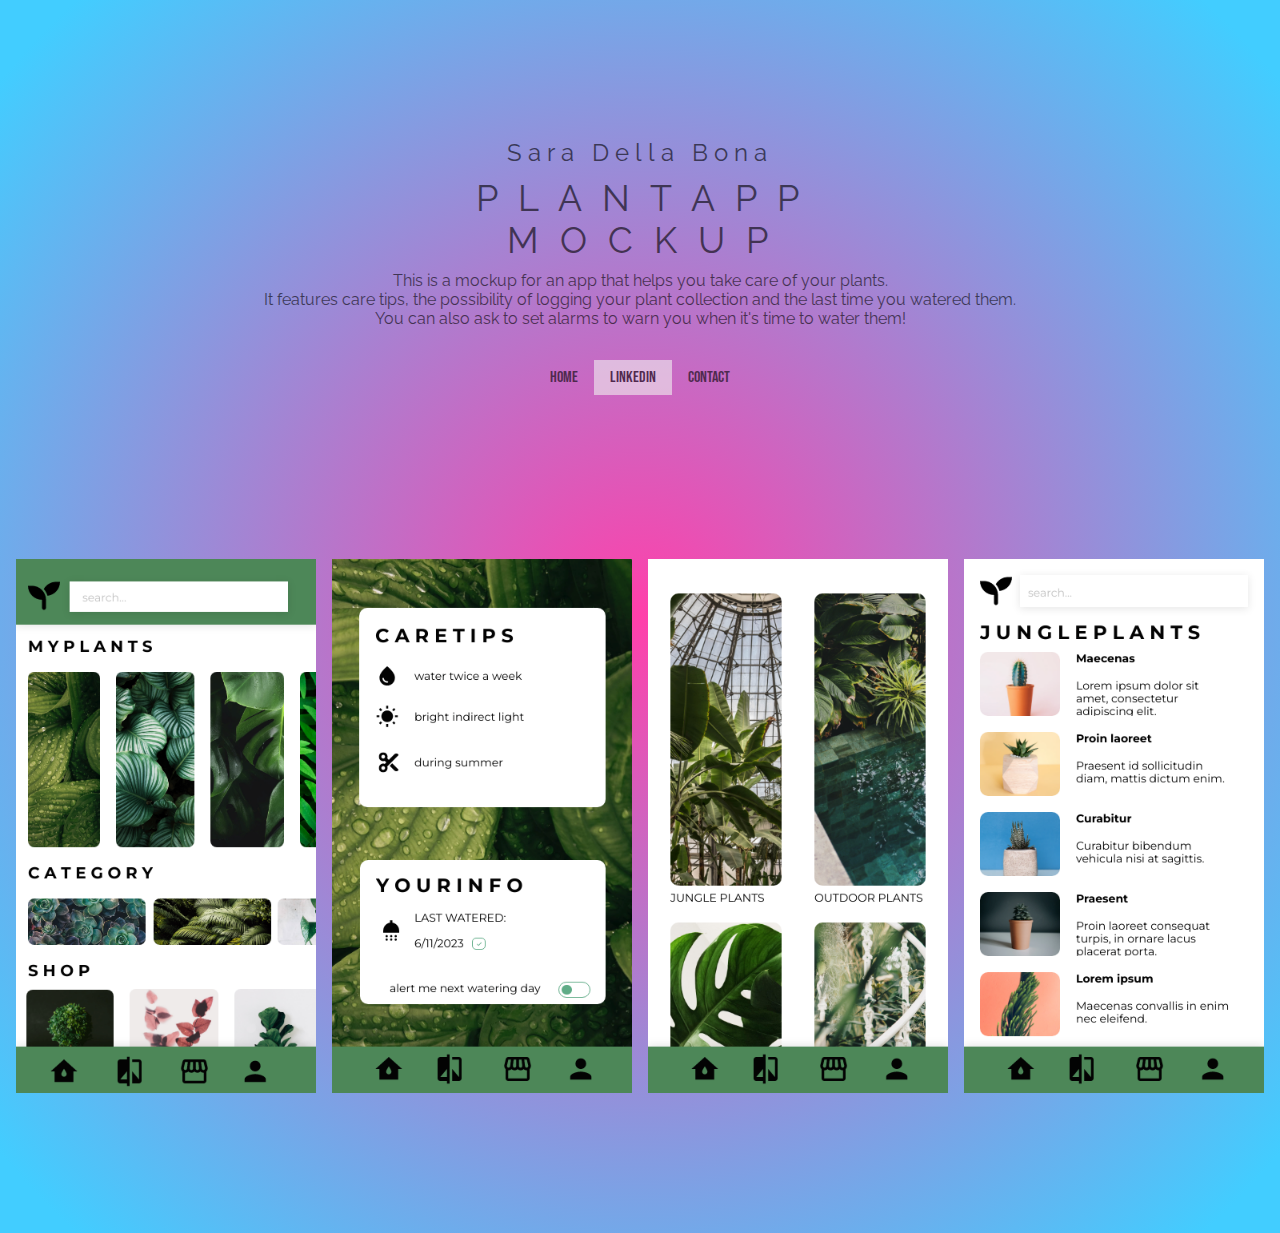
<file: plantapp.html>
<!DOCTYPE html>
<html>
<head>
<title>P L A N T A P P</title>
<meta charset="UTF-8">
<meta name="viewport" content="width=device-width, initial-scale=1">
<link rel="stylesheet" href="styles.css">
<link rel="stylesheet" href="https://fonts.googleapis.com/css?family=Raleway">
<link rel="stylesheet" href="https://cdnjs.cloudflare.com/ajax/libs/font-awesome/4.7.0/css/font-awesome.min.css">
<link rel="shortcut icon" type="image/x-icon" href="planticon.ico?">
<style>
body,h1 {font-family: "Raleway", Arial, sans-serif}
h1 {letter-spacing: 6px}
.row-padding img {margin-bottom: 12px}
</style>
</head>
<body>

<!-- !PAGE CONTENT! -->
<div class="content" style="max-width:1500px">

<!-- Header -->
<header class="panel center opacity" style="padding:128px 16px">
  <h1 class="xlarge">Sara Della Bona</h1>
  <h1>P L A N T A P P<br>M O C K U P</h1>
  This is a mockup for an app that helps you take care of your plants.<br>
  It features care tips, the possibility of logging your plant collection and the last time you watered them.<br>
  You can also ask to set alarms to warn you when it's time to water them!
  
  <div class="padding-32">
    <div class="bar border">
      <a href="/index.html" class="bar-item button">Home</a>
      <a href="https://www.linkedin.com/in/dellabonasara/" class="bar-item button light-grey">Linkedin</a>
      <a href="index.html/#contact" class="bar-item button">Contact</a>
    </div>
  </div>
</header>

<!-- Photo Grid -->
<div class="row-padding" style="margin-bottom:128px">
  <div class="quarter">
    <img src="img/plant1.png" style="width:100%">
  </div>
  <div class="quarter">    
    <img src="img/plant2.png" style="width:100%">
  </div>  
  <div class="quarter">    
    <img src="img/plant3.png" style="width:100%">
  </div>  
  <div class="quarter">    
    <img src="img/plant4.png" style="width:100%">
  </div>
</div>
  
<!-- End Page Content -->
</div>

</body>
</html>
</file>
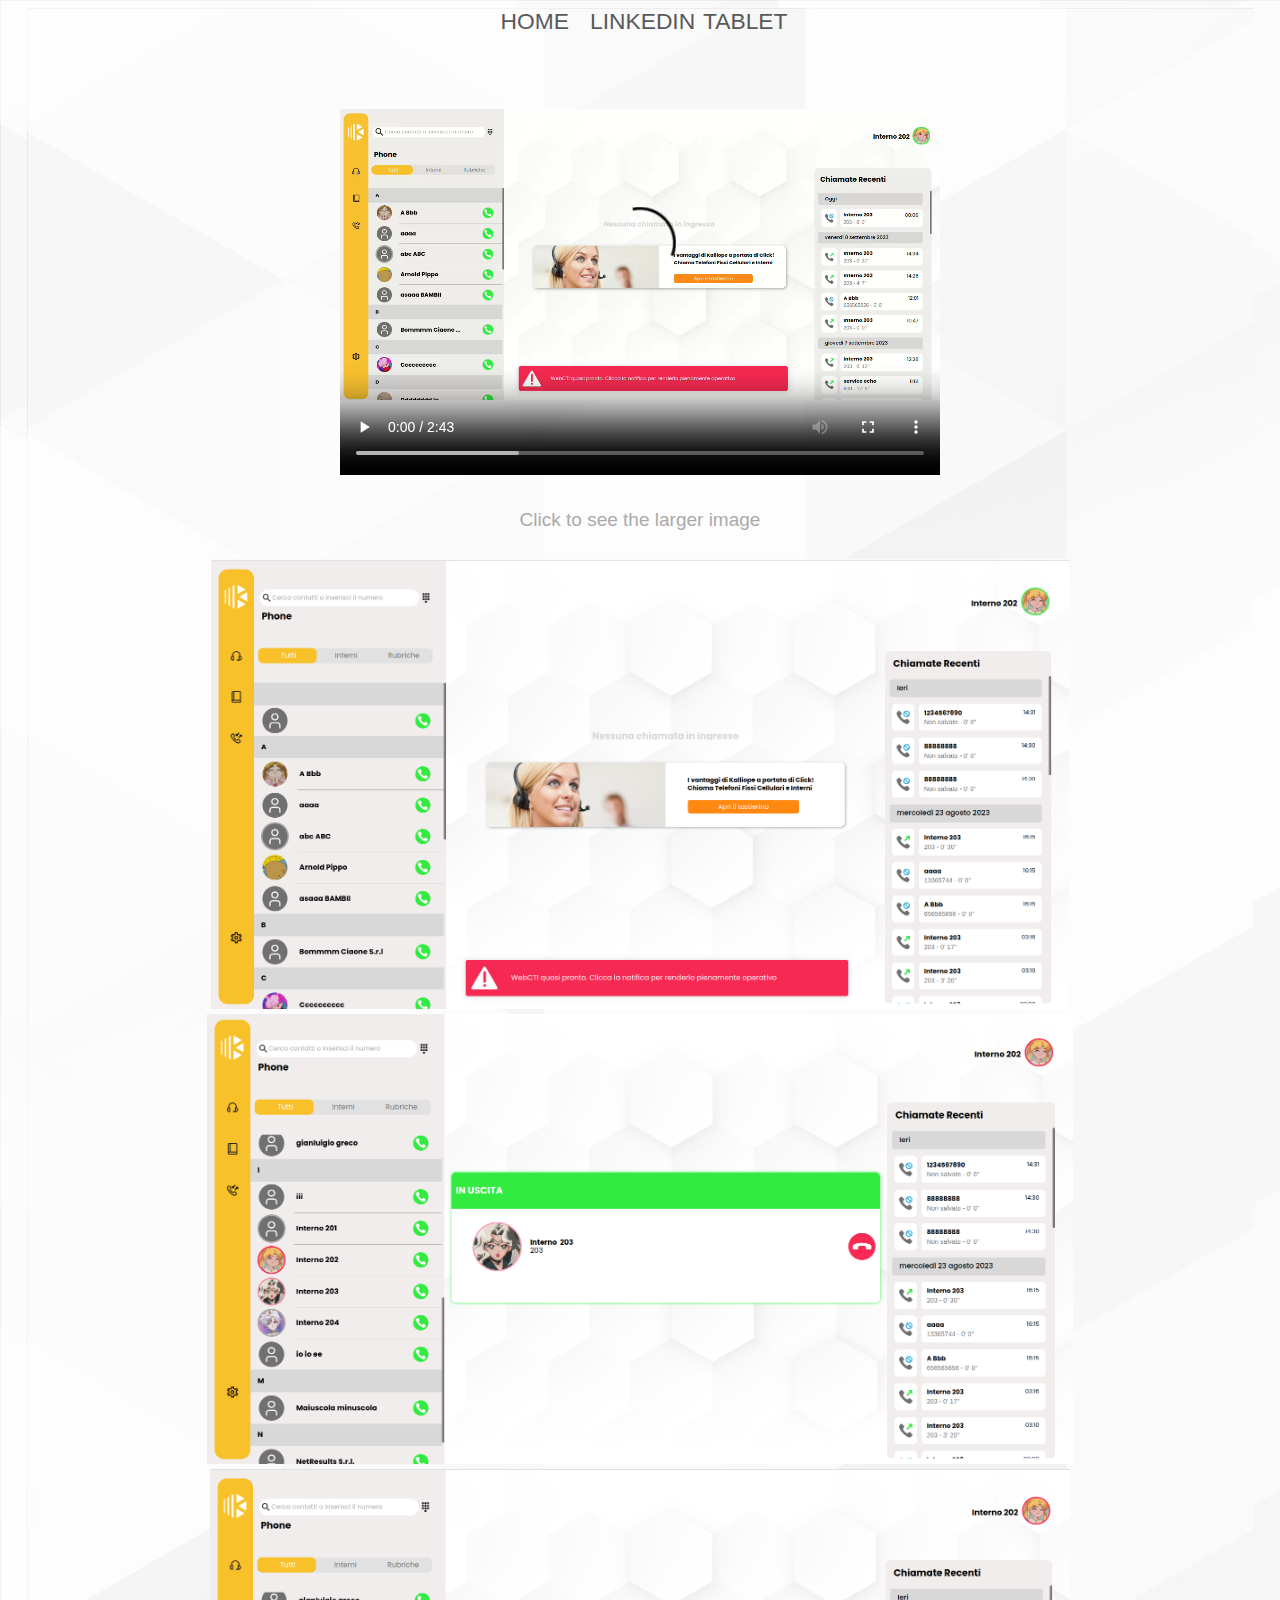
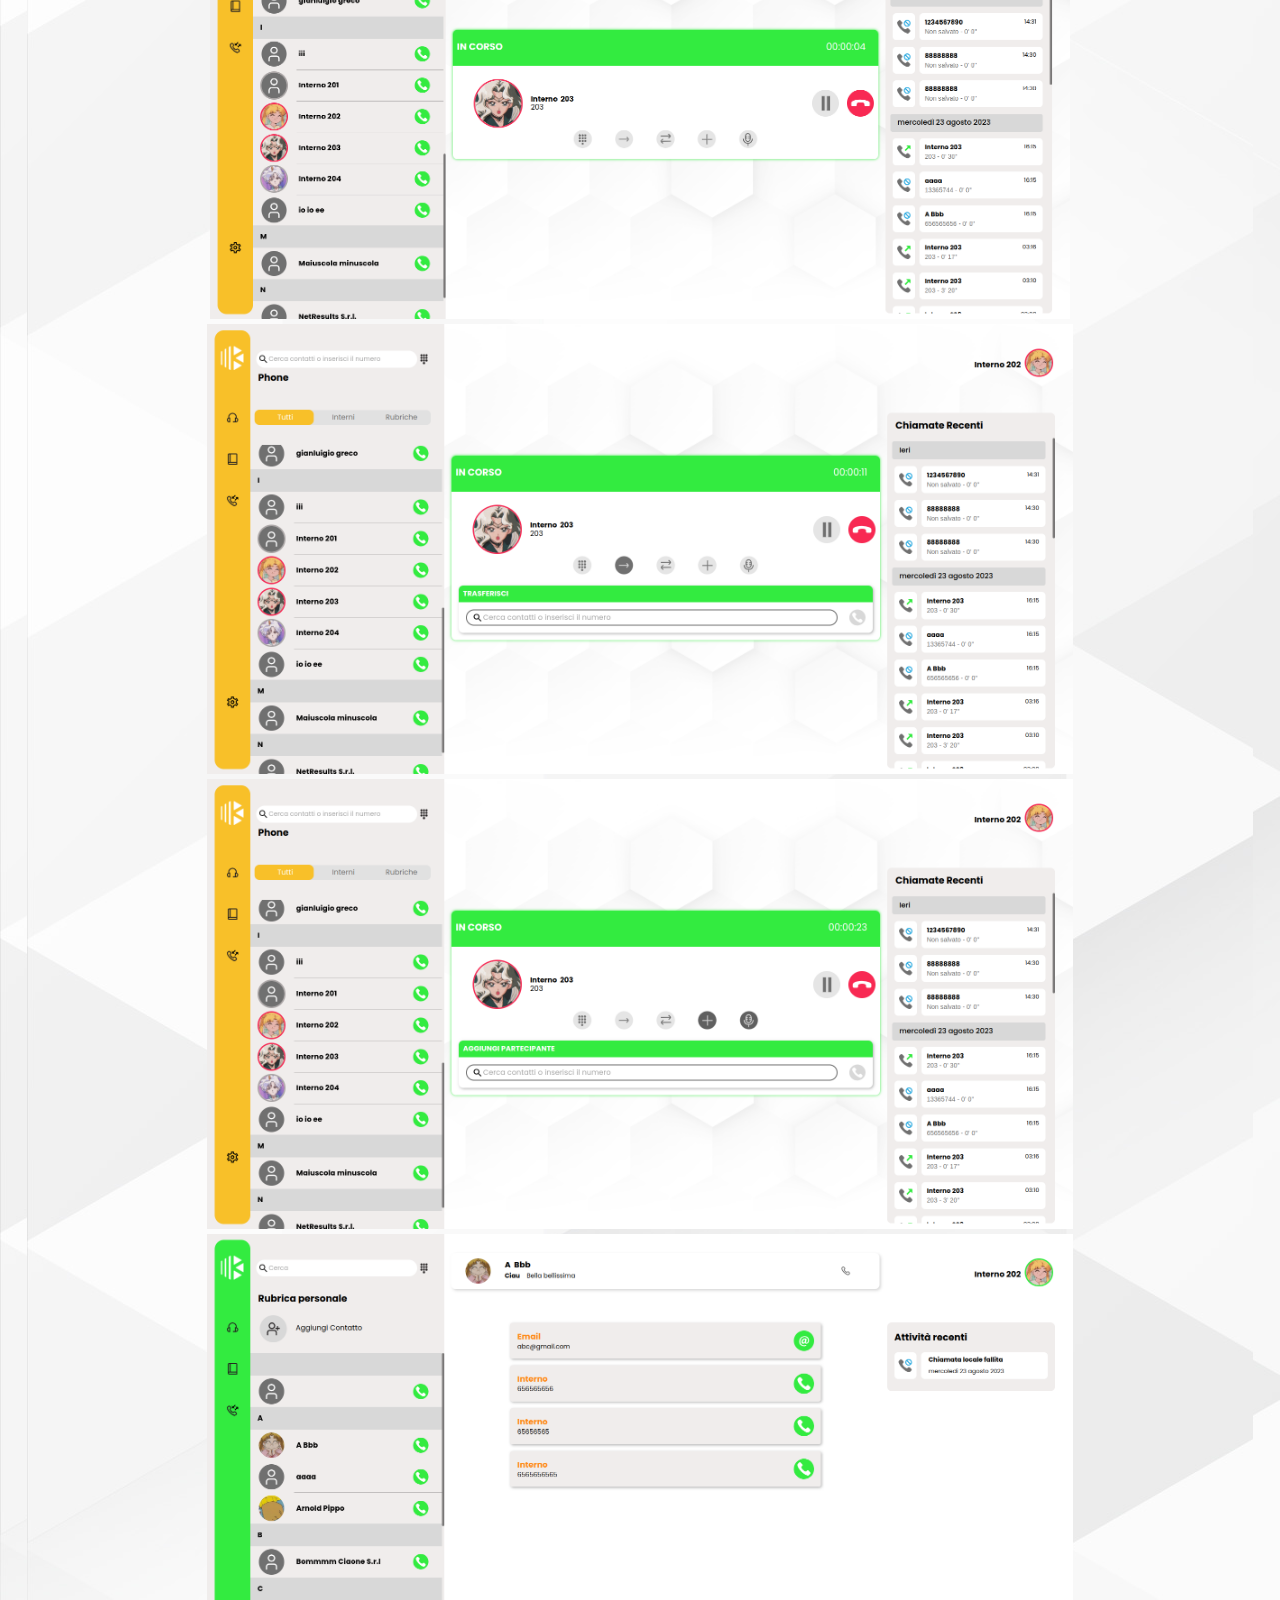
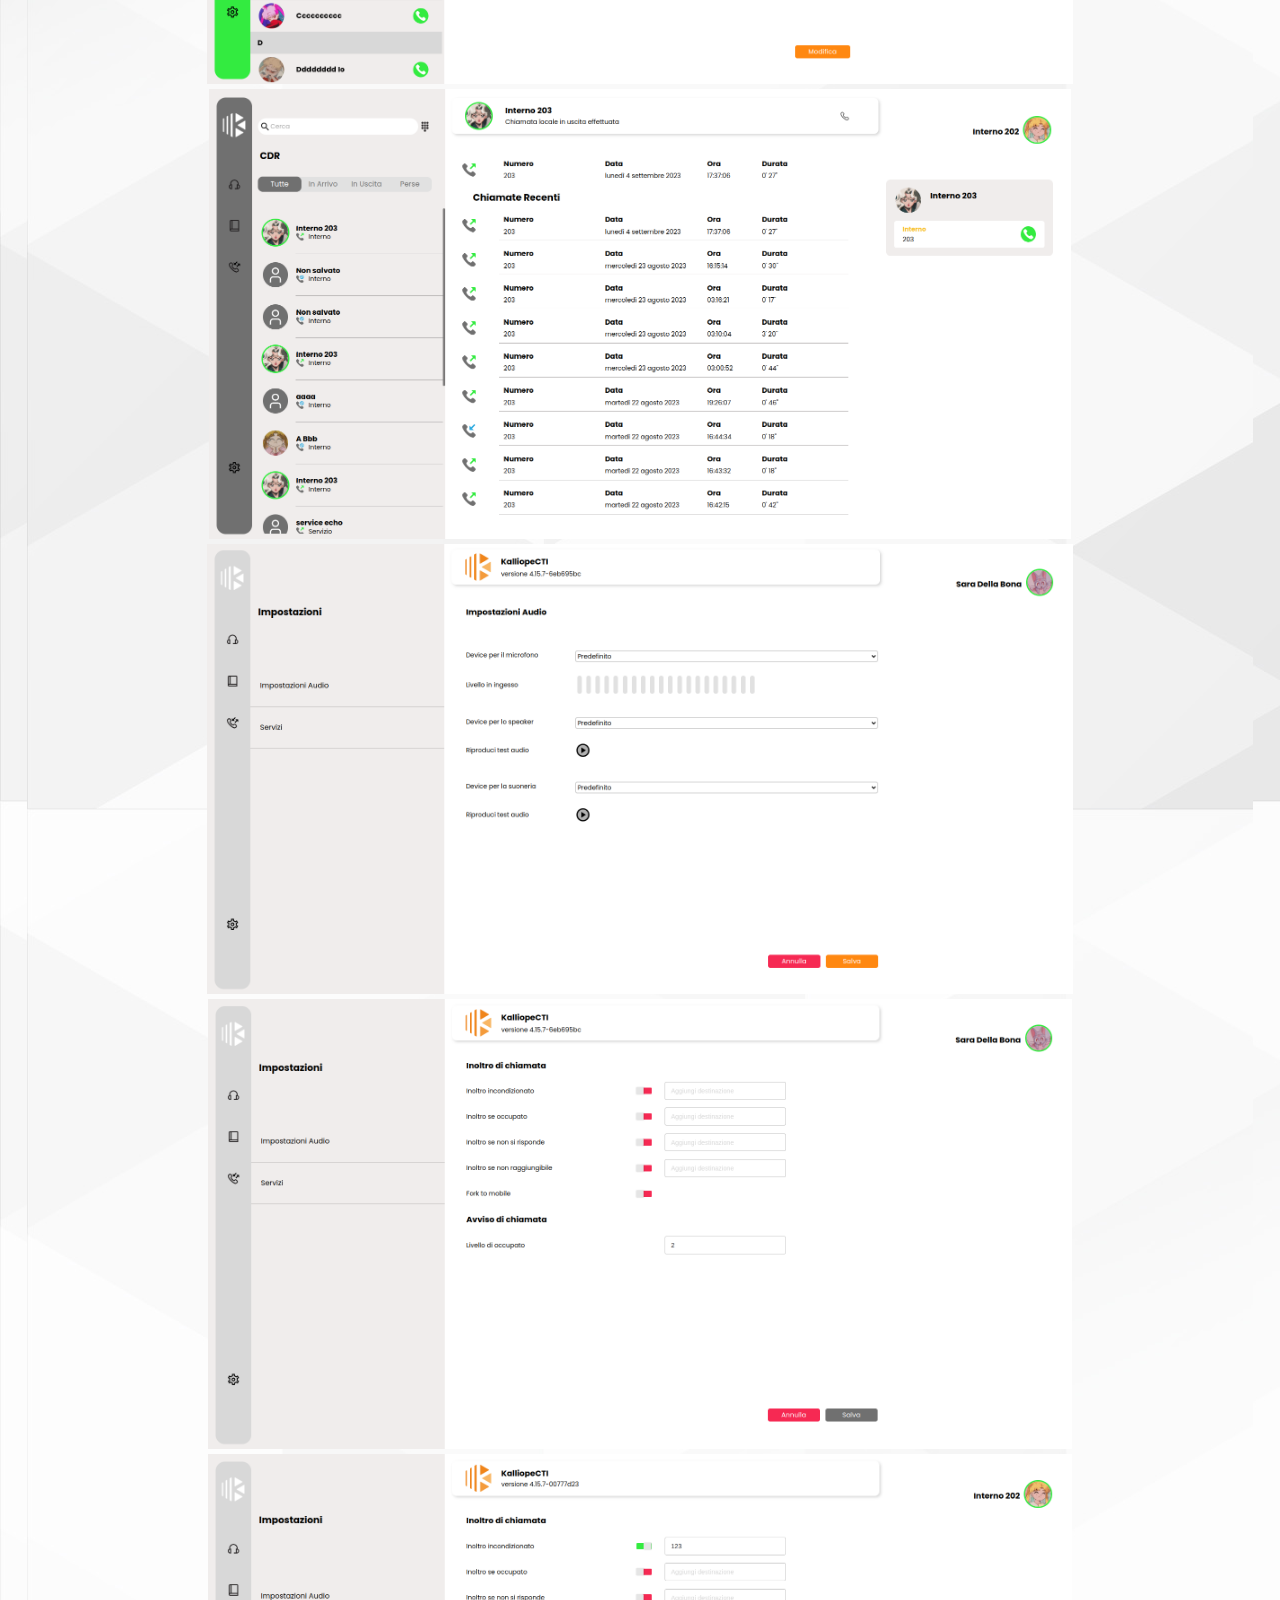
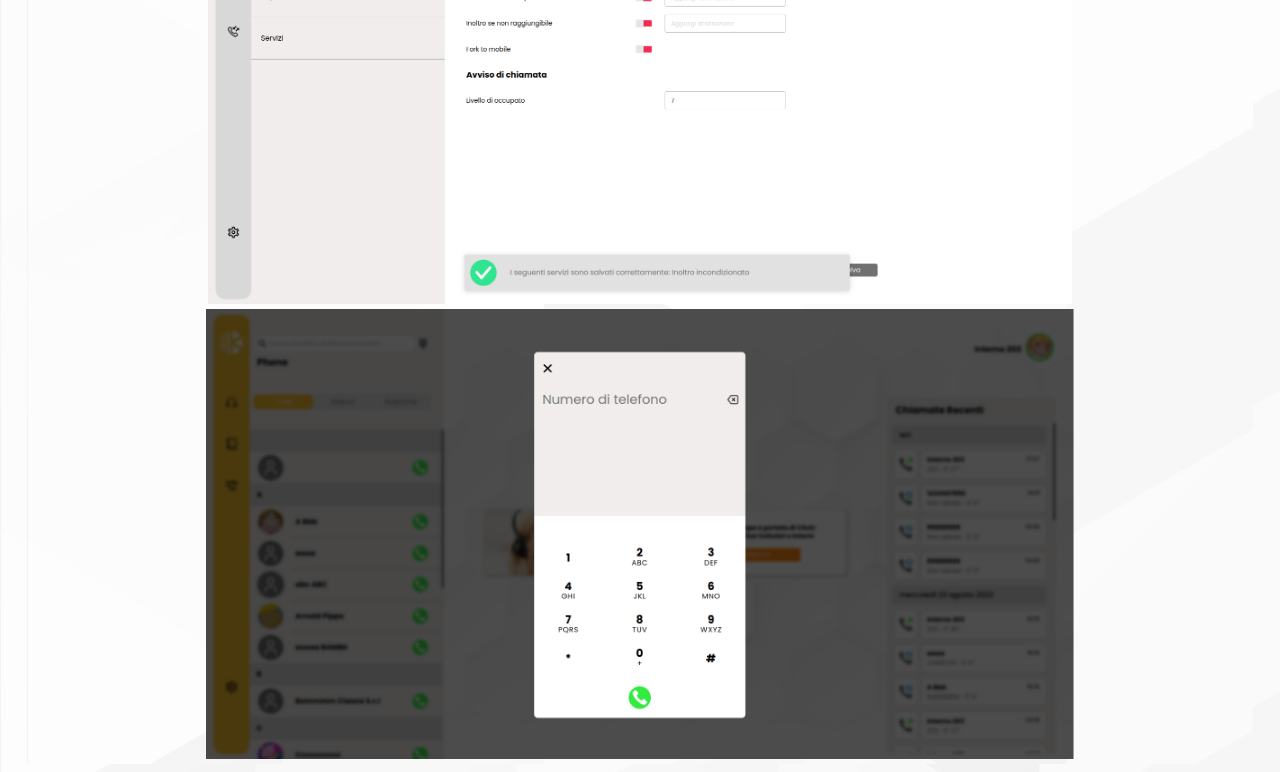
<file: webctiproject.html>
<!DOCTYPE html>
<html>
<head>
<title>Desktop webCTI</title>
<meta charset="UTF-8">
<meta name="viewport" content="width=device-width, initial-scale=1">
<link rel="stylesheet" href="webctistyle.css">
<link rel="shortcut icon" type="image/x-icon" href="planticon.ico?">
</head>
<body>
  <nav class="navMenu">
    <a href="https://dbsara.github.io/">Home</a>
    <a href="https://www.linkedin.com/in/dellabonasara/">Linkedin</a>
    <a href="tabletwebctiproject.html">Tablet</a>
  </nav>
  <video width="600" height="440" controls>
    <source src="img/Video del 13-09-2023 11_49_55.webm" type="video/webm">
  Your browser does not support the video tag.
  </video>
  <!-- Lightbox usage markup -->
  <link href="https://fonts.googleapis.com/css?family=Raleway:200,100,400" rel="stylesheet" type="text/css" />
  <p>Click to see the larger image</p>
  
  <!-- thumbnail image wrapped in a link -->

  <a href="#img1">
    <img src="img/webcti01.png">
  </a>
  <a href="#img2">
    <img src="img/webcti02.png">
  </a>
  <a href="#img3">
    <img src="img/webcti03.png">
  </a>
  <a href="#img4">
    <img src="img/webcti04.png">
  </a>
  <a href="#img5">
    <img src="img/webcti05.png">
  </a>
  <a href="#img6">
    <img src="img/webcti06.png">
  </a>
  <a href="#img7">
    <img src="img/webcti07.png">
  </a>
  <a href="#img8">
    <img src="img/webcti08.png">
  </a>
  <a href="#img9">
    <img src="img/webcti09.png">
  </a>
  <a href="#img10">
    <img src="img/webcti10.png">
  </a>
  <a href="#img11">
    <img src="img/webcti11.png">
  </a>
  
  <!-- lightbox container hidden with CSS -->
  <a href="#" class="lightbox" id="img1">
    <span style="background-image: url('img/webcti01.png')"></span>
  </a>
  <a href="#" class="lightbox" id="img2">
    <span style="background-image: url('img/webcti02.png')"></span>
  </a>
  <a href="#" class="lightbox" id="img3">
    <span style="background-image: url('img/webcti03.png')"></span>
  </a>
  <a href="#" class="lightbox" id="img4">
    <span style="background-image: url('img/webcti04.png')"></span>
  </a>
  <a href="#" class="lightbox" id="img5">
    <span style="background-image: url('img/webcti05.png')"></span>
  </a>
  <a href="#" class="lightbox" id="img6">
    <span style="background-image: url('img/webcti06.png')"></span>
  </a>
  <a href="#" class="lightbox" id="img7">
    <span style="background-image: url('img/webcti07.png')"></span>
  </a>
  <a href="#" class="lightbox" id="img8">
    <span style="background-image: url('img/webcti08.png')"></span>
  </a>
  <a href="#" class="lightbox" id="img9">
    <span style="background-image: url('img/webcti09.png')"></span>
  </a>
  <a href="#" class="lightbox" id="img10">
    <span style="background-image: url('img/webcti10.png')"></span>
  </a>
  <a href="#" class="lightbox" id="img11">
    <span style="background-image: url('img/webcti11.png')"></span>
  </a>
  
</body>
</html>
</file>
<file: styles.css>
@import url('https://fonts.googleapis.com/css2?family=Bebas+Neue&display=swap');
@import url('https://fonts.googleapis.com/css?family=Montserrat');

html {
    box-sizing: border-box
}

*,
*:before,
*:after {
    box-sizing: inherit
}
.cards {
    display: flex;    
    flex-wrap: wrap;
    flex-direction: row;
    align-items: center;
    justify-content: center;
    justify-content: space-around;
    gap: 50px;
}
.card {
    width: 400px;
    height: 270px;
    border-radius: 1em;
    padding: 1.9rem;
    background: #f5f5f5;
    position: relative;
    display: flex;
    align-items: flex-end;
    transition: 0.4s ease-out;
    box-shadow: 0px 7px 20px rgba(43, 8, 37, 0.2);
   }
   
   .card:before {
    content: "";
    position: absolute;
    top: 0;
    left: 0;
    display: block;
    width: 100%;
    height: 100%;
    z-index: 2;
    transition: 0.5s;
   }
   
   .card-info {
    position: relative;
    z-index: 3;
    color: #595959;
    opacity: 0;
    transform: translateY(20%);
    transition: 0.5s;    
   }
   
   /*Text*/
   .text-title {
    font-size: 1.5rem;
    font-weight: bolder;
   }
   
   .text-body {
    letter-spacing: 1px;
    font-size: 0.9rem;
    font-weight: bold;
    margin: 5px 0 15px 0;
   }
   
   /*Button*/
   .card-button {
    padding: 0.6rem;
    outline: none;
    border: none;
    border-radius: 4px;
    background: rgba(255,64,170,1);
    color: #fff;
    font-weight: bold;
    transition: 0.4s ease;
   }

   /*Image*/
   .card-img {
    object-fit: cover;
    position: absolute;
    top: 0;
    left: 0;
   }
   
   /*Hover*/
   .card:hover {
   }
   
   .card:hover .card-img {
    opacity: 0.5;
   }
   
   .card:hover .card-info {
    opacity: 1;
    transform: translateY(0);
   }
   
   .card-button:hover {
    background: rgba(255,64,170,0.4);
    color: #f5f5f5;
   }
   html {
    -ms-text-size-adjust: 100%;
    -webkit-text-size-adjust: 100%
}
body {
    margin: 0;
    font-family: 'Montserrat';
    background: rgb(255,64,170);
    background: radial-gradient(circle, rgba(255,64,170,1) 0%, rgba(66,205,255,1) 94%);
}

.firstcard {
    width: 100%;
    position: relative;
    text-align: center;
}
@media (max-width: 601px){
    .centered{
    width: 83%;;        
    top: 58%;
    left: 39%;}}
@media (min-width: 601px){
    .centered{
    width: 50%;     
    top: 17%;
    left: 29%;
        }
    }
    @media (max-width: 1024px){
        .aboutme{
            display: none;
        }
        .aboutmemobile{
            font-size: medium;                   
    font-family: 'Montserrat';
        }        
        .aboutmecard{
            display: none;
        }}
    @media (min-width: 1023px){
        .aboutme{
            font-size: 1.5rem;            
    font-family: 'Montserrat';
            width: 50%;
            top: 81%;
            left: 73%;
            background-color: rgb(255, 64, 170, .25);
            }
            .aboutmemobile{
                display: none;
            }
        }
.centered, .aboutme {    
    color: #fff;
    position: absolute;
    transform: translate(-50%, -50%);
    text-align: justify;    
}
.aboutmecard {
    width: 190px;
    height: 254px;
    position: absolute;
    top: 250px;
    right: 125px;
    background: #f5f5f5;
    color: #252525;
    border-radius: 4px;
    overflow: hidden;
    line-height: 150%;
    box-shadow: 0px 10px 20px rgba(80, 80, 80, 0.2);
    transition: box-shadow .3s ease-in-out;
  }
  
  .aboutmecard-info {
    position: absolute;
    bottom: 0;
    width: 100%;
    background-color: #f5f5f5;
    text-align: center;
  }
  
  /* Image */
  .aboutmecard-img {
    background: #00ff88;
    background: linear-gradient(to top, #00ff88, #61efff);
    height: 100%;
    width: 100%;
    position: absolute;
    transition: transform .3s ease-in-out;
    z-index: 2;
  }
  
  /* Buttons */
  .social-media {
    position: absolute;
    bottom: 0;
    display: flex;
    justify-content: space-between;
    width: 100%;
    padding: 0 1rem;
    transform: translateY(-6em);
    z-index: 3;
  }
  
  .social-media li {
    background: #f5f5f5;
    display: inline-flex;
    padding: 10px;
    border-radius: 50%;
    cursor: pointer;
    opacity: 0;
    transition: all .3s ease-in;
  }
  /* Icons */
  .social-media li svg {
    --size: 24px;
    width: var(--size);
    height: var(--size);
    fill: #252525;
  }
  
  /* Texts */
  .aboutmetitle {
    color:#000;
    font-size: 1em;
    font-weight: bold;
  }
  
  .aboutmesubtitle {
    color:#000;
    letter-spacing: 1px;
    font-size: 0.9em;
  }
  
  
  /* Hovers */
  .aboutmecard:hover {
    box-shadow: 0px 15px 30px rgba(80, 80, 80, 0.3);
  }
  
  .aboutmecard:hover .aboutmecard-img {
    transform: translateY(-5em);
  }
  
  .aboutmecard:hover .social-media li {
    transform: translateY(-5%);
    opacity: 1;
  }
  
  .aboutmecard:hover .social-media li:nth-child(1) {
    transition-delay: 0s;
  }
  
  .aboutmecard:hover .social-media li:nth-child(2) {
    transition-delay: .1s;
  }
  
  .aboutmecard:hover .social-media li:nth-child(3) {
    transition-delay: .2s;
  }
span {
    font-family: 'Bebas Neue', cursive;
    font-size: 2em;
    background-image: linear-gradient(#FF40AA, #FF40AA);
    background-size: 100% 10px;
    background-repeat: no-repeat;
    background-position: 100% 0%;
     transition: background-size .7s, background-position .5s ease-in-out;
  }
  
  span:hover {
    background-size: 100% 100%;
    background-position: 0% 100%;
    transition: background-position .7s, background-size .5s ease-in-out;
  }
html {
    overflow-x: hidden
}

h1 {
    font-size: 36px
}

h2 {
    font-size: 30px
}

h3 {
    font-size: 24px
}

h1,
h2,
h3 {
    font-family: "Segoe UI", Arial, sans-serif;
    font-weight: 400;
    margin: 10px 0
}

.wide {
    letter-spacing: 4px
}

hr {
    border: 0;
    margin: 20px 0
}

img {
    vertical-align: middle
}

a {
    color: inherit;
    font-family: 'Bebas Neue', cursive;
    font-size: 1rem;
}
a:hover{
    transform: rotate(180deg);
}
.btn,
.button {
    border: none;
    display: inline-block;
    padding: 8px 16px;
    vertical-align: middle;
    overflow: hidden;
    text-decoration: none;
    color: inherit;
    background-color: inherit;
    text-align: center;
    cursor: pointer;
    white-space: nowrap
}
.btn,
.button {
    -webkit-touch-callout: none;
    -webkit-user-select: none;
    -khtml-user-select: none;
    -moz-user-select: none;
    -ms-user-select: none;
    user-select: none
}

.sidebar {
    height: 100%;
    width: 120px;background: #fff;
    position: fixed ;
    z-index: 1;
    overflow: auto
}

.bar-block .dropdown-hover,
.bar-block .dropdown-click {
    width: 100%
}

.bar-block .dropdown-hover .dropdown-content,
.bar-block .dropdown-click .dropdown-content {
    min-width: 100%
}

.bar-block .dropdown-hover .button,
.bar-block .dropdown-click .button {
    width: 100%;
    text-align: left;
    padding: 8px 16px
}

.main,
#main {
    transition: margin-left .4s
}

.bar {
    width: 100%;
    overflow: hidden
}

.center .bar {
    display: inline-block;
    width: auto
}

.bar .bar-item {
    padding: 8px 16px;
    float: left;
    width: auto;
    border: none;
    display: block;
    outline: 0
}

.bar .dropdown-hover,
.bar .dropdown-click {
    position: static;
    float: left
}

.bar .button {
    white-space: normal
}

.bar-block .bar-item {
    width: 100%;
    display: block;
    padding: 8px 16px;
    text-align: left;
    border: none;
    white-space: normal;
    float: none;
    outline: 0
}

.bar-block.center .bar-item {
    text-align: center
}

.container:after,
.container:before,
.panel:after,
.panel:before,
.row:after,
.row:before,
.row-padding:after,
.row-padding:before,
.cell-row:before,
.cell-row:after,
.clear:after,
.clear:before,
.bar:before,
.bar:after {
    content: "";
    display: table;
    clear: both
}

.col,
.half,
.third,
.twothird,
.quarter{
    float: left;
    width: 100%
}
.image{
    max-width:100%;
    height:auto
}img{vertical-align:middle}a{color:inherit}

@media (min-width:601px) {
    .col.m1 {
        width: 8.33333%
    }

    .col.m2 {
        width: 16.66666%
    }

    .col.m3,
    .quarter {
        width: 24.99999%
    }

    .col.m4,
    .third {
        width: 33.33333%
    }

    .col.m5 {
        width: 41.66666%
    }

    .col.m6,
    .half {
        width: 49.99999%
    }

    .col.m7 {
        width: 58.33333%
    }

    .col.m8,
    .twothird {
        width: 66.66666%
    }

    .col.m9,
    .threequarter {
        width: 74.99999%
    }

    .col.m10 {
        width: 83.33333%
    }

    .col.m11 {
        width: 91.66666%
    }

    .col.m12 {
        width: 99.99999%
    }
}

@media (min-width:993px) {
    .col.l1 {
        width: 8.33333%
    }

    .col.l2 {
        width: 16.66666%
    }

    .col.l3 {
        width: 24.99999%
    }

    .col.l4 {
        width: 33.33333%
    }

    .col.l5 {
        width: 41.66666%
    }

    .col.l6 {
        width: 49.99999%
    }

    .col.l7 {
        width: 58.33333%
    }

    .col.l8 {
        width: 66.66666%
    }

    .col.l9 {
        width: 74.99999%
    }

    .col.l10 {
        width: 83.33333%
    }

    .col.l11 {
        width: 91.66666%
    }

    .col.l12 {
        width: 99.99999%
    }
}


.content {
    margin-left: auto;
    margin-right: auto
}

.content {
    max-width: 980px
}

@media (max-width:1205px) {
    .auto {
        max-width: 95%
    }
}

@media (max-width:600px) {
    .modal-content {
        margin: 0 10px;
        width: auto  
    }

    .modal {
        padding-top: 30px
    }

    .dropdown-hover.mobile .dropdown-content,
    .dropdown-click.mobile .dropdown-content {
        position: relative
    }

    .hide-small {
        display: none  
    }

    .mobile {
        display: block;
        width: 100%  
    }

    .bar-item.mobile,
    .dropdown-hover.mobile,
    .dropdown-click.mobile {
        text-align: center
    }

    .dropdown-hover.mobile,
    .dropdown-hover.mobile .btn,
    .dropdown-hover.mobile .button,
    .dropdown-click.mobile,
    .dropdown-click.mobile .btn,
    .dropdown-click.mobile .button {
        width: 100%
    }
}

@media (max-width:768px) {
    .modal-content {
        width: 500px
    }

    .modal {
        padding-top: 50px
    }
}

@media (min-width:993px) {
    .modal-content {
        width: 900px
    }

    .hide-large {
        display: none  
    }

    .sidebar.collapse {
        display: block  
    }
}

@media (max-width:992px) and (min-width:601px) {
    .hide-medium {
        display: none  
    }
}

@media (max-width:992px) {
    .sidebar.collapse {
        display: none
    }

    .main {
        margin-left: 0  ;
        margin-right: 0  
    }

    .auto {
        max-width: 100%
    }
}

.top {
    position: fixed;
    width: 100%;
    z-index: 1
}

.top {
    top: 0
}

.circle {
    border-radius: 50%
}

.row-padding,
.row-padding>.half,
.row-padding>.third,
.row-padding>.twothird,
.row-padding>.quarter{
    padding: 0 8px
}

.container {
    padding: 0.01em 16px
}

.opacity,
.hover-opacity:hover {
    opacity: 0.60
}

.opacity-off,
.hover-opacity-off:hover {
    opacity: 1
}

.grayscale:hover {
    filter: grayscale(0%)
}
.grayscale {
    filter: grayscale(100%)
}

.small {
    font-size: 12px  
}

.large {
    font-size: 18px  
}

.xlarge {
    font-size: 24px  
}

.xxlarge {
    font-size: 36px  
}

.jumbo {
    font-size: 64px  
}

.justify {
    text-align: justify  
}

.center {
    text-align: center  
}

.section {
    margin-top: 16px  ;
    margin-bottom: 16px  
}


.margin-right {
    margin-right: 16px  
}

.padding-large {
    padding: 12px 24px  
}

.padding-16 {
    padding-top: 16px  ;
    padding-bottom: 16px  
}

.padding-24 {
    padding-top: 24px  ;
    padding-bottom: 24px  
}

.padding-32 {
    padding-top: 32px  ;
    padding-bottom: 32px  
}

.padding-64 {
    padding-top: 64px  ;
    padding-bottom: 64px  
}

.left {
    float: left  
}


.button:hover {
    color: #000  ;
    background-color: #42CDFF  
}

.transparent,
.hover-none:hover {
    background-color: transparent  
}

.hover-none:hover {
    box-shadow: none  
}
.pink {
    color: #fff  ;
    background-color: #42CDFF  
}
.white{
    color: #000  ;
    background-color: #fff  
}
.hover-white:hover{
    color: #000  ;
    background-color: #42CDFF  ;}
.black,
.hover-black:hover {
    color: #fff  ;
    background-color: #000  
}

.grey,
.hover-grey:hover,
.gray,
.hover-gray:hover {
    color: #000  ;
    background-color: #9e9e9e  
}

.light-grey,
.hover-light-grey:hover,
.light-gray,
.hover-light-gray:hover {
    color: #000  ;
    background-color: #f1f1f1  
}

.dark-grey,
.hover-dark-grey:hover,
.dark-gray,
.hover-dark-gray:hover {
    color: #fff  ;
    background-color: #616161  
}

.text-white,
.hover-text-white:hover {
    color: #fff  
}

.text-black,
.hover-text-black:hover {
    color: #000  
}

.text-grey,
.hover-text-grey:hover,
.text-gray,
.hover-text-gray:hover {
    color: #757575  
}

.text-light-grey,
.hover-text-light-grey:hover,
.text-light-gray,
.hover-text-light-gray:hover {
    color: #f1f1f1  
}

.text-dark-grey,
.hover-text-dark-grey:hover,
.text-dark-gray,
.hover-text-dark-gray:hover {
    color: #3a3a3a  
}

.border-white,
.hover-border-white:hover {
    border-color: #fff  
}

.border-black,
.hover-border-black:hover {
    border-color: #000  
}

.border-grey,
.hover-border-grey:hover,
.border-gray,
.hover-border-gray:hover {
    border-color: #9e9e9e  
}

.border-light-grey,
.hover-border-light-grey:hover,
.border-light-gray,
.hover-border-light-gray:hover {
    border-color: #f1f1f1  
}

.border-dark-grey,
.hover-border-dark-grey:hover,
.border-dark-gray,
.hover-border-dark-gray:hover {
    border-color: #616161  
}
</file>
<file: webctistyle.css>
@import url('https://fonts.googleapis.com/css?family=Montserrat');
html,body {
  font-family: sans-serif;
  padding: 0 1em;
  font-size: 19px;
  background: #fff;
  background-image: url(img/18410.jpg);
  color: #aaa;
  text-align:center;
}

p {
  margin: 1.5em 0;
  color: #aaa;
}

img {
  max-height: 50vh;
}

a {
  color: inherit;
}

a:hover {
  color: #bbb;
}

.italic { font-style: italic; }
.small { font-size: 0.8em; }

/** LIGHTBOX MARKUP **/

.lightbox {
  /* Default to hidden */
  display: none;

  /* Overlay entire screen */
  position: fixed;
  z-index: 999;
  top: 0;
  left: 0;
  right: 0;
  bottom: 0;
  
  /* A bit of padding around image */
  padding: 1em;

  /* Translucent background */
  background: rgba(0, 0, 0, 0.8);
}

/* Unhide the lightbox when it's the target */
.lightbox:target {
  display: block;
}

.lightbox span {
  /* Full width and height */
  display: block;
  width: 100%;
  height: 100%;

  /* Size and position background image */
  background-position: center;
  background-repeat: no-repeat;
  background-size: contain;
}
.navMenu a {
  color: #595959;
  text-decoration: none;
  font-size: 1.2em;
  text-transform: uppercase;
  font-weight: 500;
  display: inline-block;
  width: 100px;
  -webkit-transition: all 0.2s ease-in-out;
  transition: all 0.2s ease-in-out;
}

.navMenu a:hover {
  color: #fddb3a;
}
</file>
